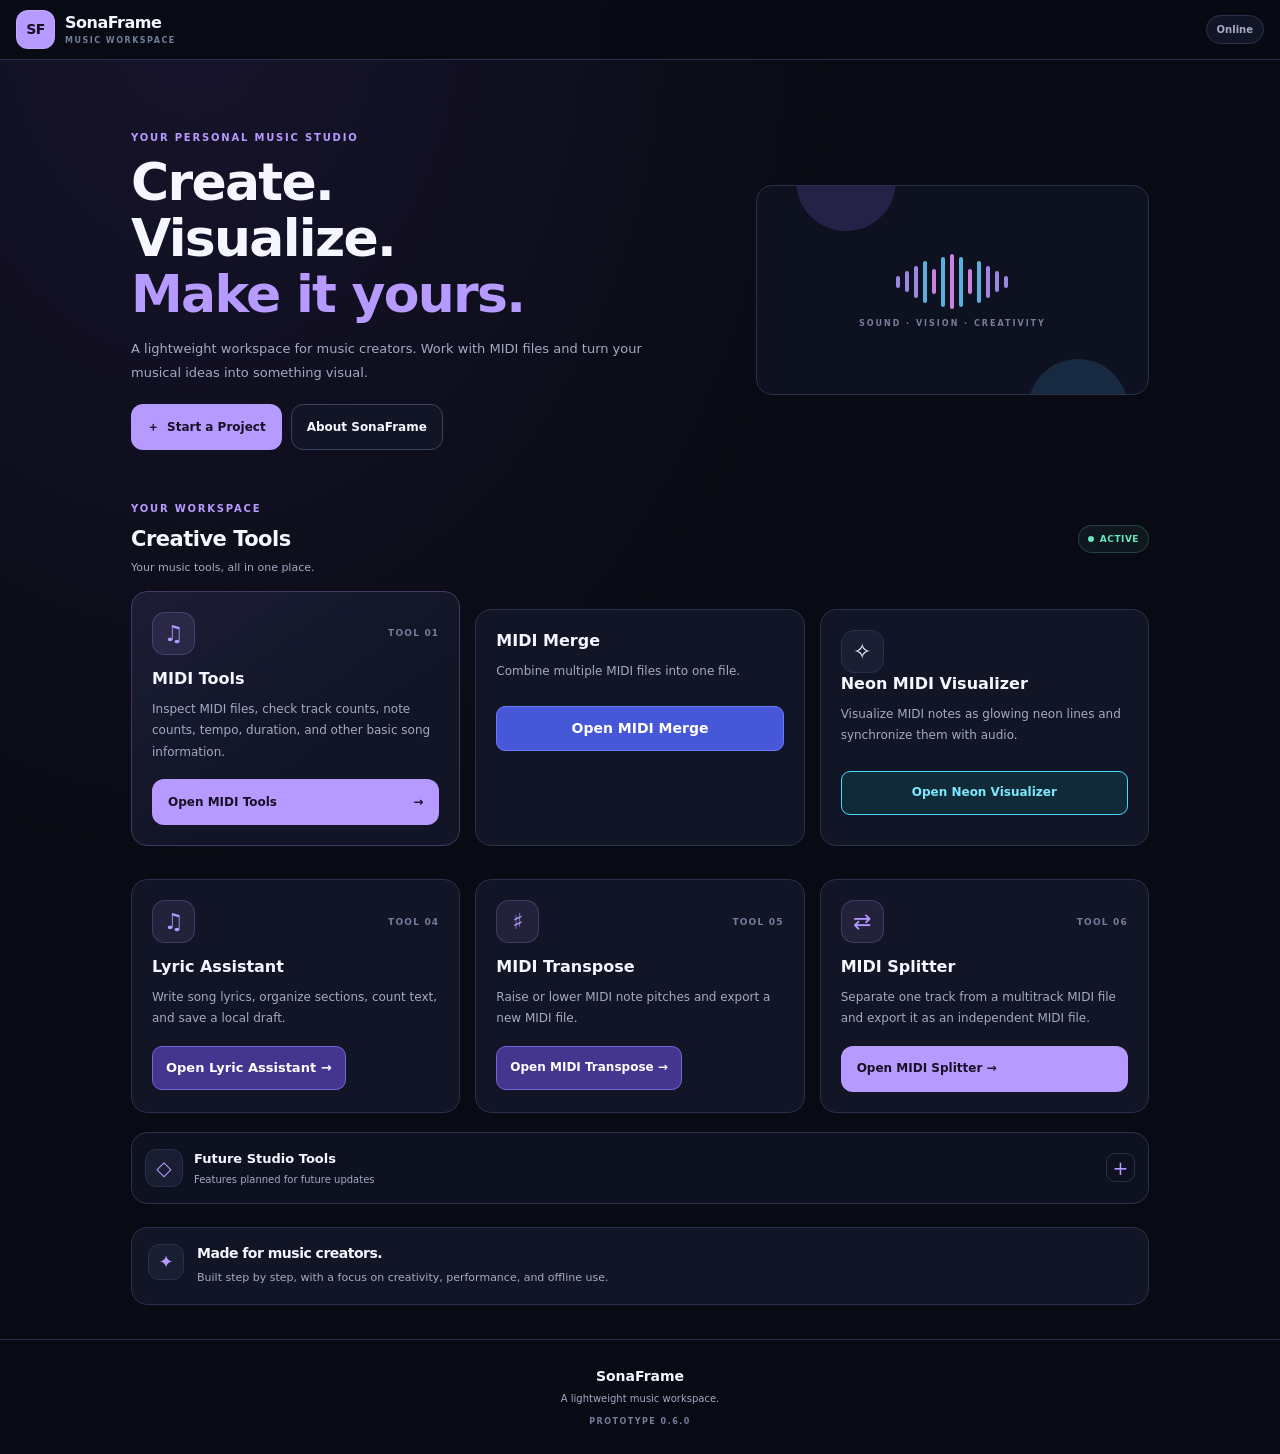
<file: index.html>
<!DOCTYPE html>
<html lang="en">
<head>
    <!--
    Project: SonaFrame
    File: index.html
    Version: 0.6.0

    Stage:
    Mobile-first studio home screen.

    Final target:
    Android APK.
    -->

    <meta charset="UTF-8">

    <meta
        name="viewport"
        content="width=device-width, initial-scale=1, viewport-fit=cover"
    >

    <meta name="theme-color" content="#090b14">

    <meta
        name="description"
        content="SonaFrame is an offline-first music workspace for MIDI tools and music visualization."
    >

    <meta name="application-name" content="SonaFrame">

    <meta name="mobile-web-app-capable" content="yes">

    <title>SonaFrame — Music Studio</title>

    <link rel="stylesheet" href="styles.css">

    <link rel="manifest" href="manifest.webmanifest">

    <link rel="icon" href="icon.svg" type="image/svg+xml">
</head>

<body>

    <!-- APP HEADER -->

    <header class="app-header">

        <a
            class="brand"
            href="./"
            aria-label="SonaFrame Home"
        >
            <span class="brand-icon" aria-hidden="true">
                SF
            </span>

            <span class="brand-text">
                <strong class="brand-name">SonaFrame</strong>
                <span class="brand-caption">MUSIC WORKSPACE</span>
            </span>
        </a>

        <span
            id="connection-status"
            class="status-badge"
            role="status"
            aria-live="polite"
        >
            Checking...
        </span>

    </header>


    <main class="main-content">

        <!-- HERO -->

        <section class="hero">

            <div class="hero-content">

                <p class="eyebrow">
                    YOUR PERSONAL MUSIC STUDIO
                </p>

                <h1>
                    Create.<br>
                    Visualize.<br>
                    <span class="gradient-text">Make it yours.</span>
                </h1>

                <p class="hero-description">
                    A lightweight workspace for music creators.
                    Work with MIDI files and turn your musical
                    ideas into something visual.
                </p>

                <div class="hero-actions">

                    <button
                        id="start-button"
                        class="button button-primary"
                        type="button"
                    >
                        <span aria-hidden="true">＋</span>
                        Start a Project
                    </button>

                    <button
                        id="about-button"
                        class="button button-secondary"
                        type="button"
                    >
                        About SonaFrame
                    </button>

                </div>

            </div>

            <div class="hero-decoration" aria-hidden="true">

                <div class="studio-orb orb-one"></div>
                <div class="studio-orb orb-two"></div>

                <div class="waveform">
                    <span></span>
                    <span></span>
                    <span></span>
                    <span></span>
                    <span></span>
                    <span></span>
                    <span></span>
                    <span></span>
                    <span></span>
                    <span></span>
                    <span></span>
                    <span></span>
                    <span></span>
                </div>

                <span class="decoration-label">
                    SOUND · VISION · CREATIVITY
                </span>

            </div>

        </section>


        <!-- ACTIVE TOOLS -->

        <section
            id="tools-section"
            class="workspace-section"
        >

            <div class="section-heading">

                <div>
                    <p class="eyebrow">YOUR WORKSPACE</p>
                    <h2>Creative Tools</h2>
                    <p class="section-description">
                        Your music tools, all in one place.
                    </p>
                </div>

                <span class="section-indicator">
                    <span class="indicator-dot"></span>
                    ACTIVE
                </span>

            </div>


            <!--
            JavaScript modules add their feature cards here.
            Keep this class name unchanged.
            -->

            <div class="feature-grid">

                <!-- MIDI INFORMATION TOOL -->

                <article class="feature-card feature-card-main">

                    <div class="card-topline">

                        <div class="feature-icon icon-purple"
                             aria-hidden="true">
                            ♫
                        </div>

                        <span class="tool-number">TOOL 01</span>

                    </div>

                    <h3>MIDI Tools</h3>

                    <p>
                        Inspect MIDI files, check track counts,
                        note counts, tempo, duration, and other
                        basic song information.
                    </p>

                    <button
                        id="open-midi-button"
                        class="button button-primary card-button"
                        type="button"
                    >
                        Open MIDI Tools
                        <span aria-hidden="true">→</span>
                    </button>

                </article>

            </div>

        </section>


        <!-- PLANNED TOOLS -->

        <section class="planned-section">

            <details class="planned-details">

                <summary class="planned-summary">

                    <span class="planned-summary-main">

                        <span class="planned-icon"
                              aria-hidden="true">
                            ◇
                        </span>

                        <span>
                            <strong>Future Studio Tools</strong>
                            <small>Features planned for future updates</small>
                        </span>

                    </span>

                    <span class="planned-chevron"
                          aria-hidden="true">
                        +
                    </span>

                </summary>


                <div class="planned-grid">

                    <article class="planned-card">

                        <div class="planned-card-icon"
                             aria-hidden="true">
                            ♬
                        </div>

                        <h3>Lyric Assistant</h3>

                        <p>
                            Organize lyrics, mora, syllables,
                            and word segmentation.
                        </p>

                        <span class="feature-status">
                            PLANNED
                        </span>

                    </article>


                    <article class="planned-card">

                        <div class="planned-card-icon"
                             aria-hidden="true">
                            ◇
                        </div>

                        <h3>Tuning Assistant</h3>

                        <p>
                            Plan vocal pitches, note durations,
                            and expressive parameters.
                        </p>

                        <span class="feature-status">
                            PLANNED
                        </span>

                    </article>


                    <article class="planned-card">

                        <div class="planned-card-icon"
                             aria-hidden="true">
                            ▷
                        </div>

                        <h3>Music Video Maker</h3>

                        <p>
                            Create music video projects using
                            MIDI, illustrations, and lyrics.
                        </p>

                        <span class="feature-status">
                            PLANNED
                        </span>

                    </article>


                    <article class="planned-card">

                        <div class="planned-card-icon"
                             aria-hidden="true">
                            ◉
                        </div>

                        <h3>Local Projects</h3>

                        <p>
                            Prepare and manage projects
                            stored on your device.
                        </p>

                        <span class="feature-status">
                            PLANNED
                        </span>

                    </article>

                </div>

            </details>

        </section>


        <!-- PROJECT SETUP -->

        <section
            id="workspace-panel"
            class="workspace-panel"
            hidden
        >

            <div class="panel-heading">

                <div>
                    <p class="eyebrow">PROJECT SETUP</p>
                    <h2>New Project</h2>
                </div>

                <button
                    id="close-panel-button"
                    class="icon-button"
                    type="button"
                    aria-label="Close project panel"
                >
                    ×
                </button>

            </div>

            <p>
                The project foundation is ready.
                Full project creation features will
                be introduced in a future update.
            </p>

            <div class="notice">
                You can start by importing a MIDI file
                through MIDI Tools.
            </div>

        </section>


        <!-- MIDI TOOLS PANEL -->

        <section
            id="midi-panel"
            class="workspace-panel"
            hidden
        >

            <div class="panel-heading">

                <div>
                    <p class="eyebrow">STAGE 1</p>
                    <h2>MIDI Tools</h2>
                </div>

                <button
                    id="close-midi-button"
                    class="icon-button"
                    type="button"
                    aria-label="Close MIDI Tools"
                >
                    ×
                </button>

            </div>

            <p>
                Select a MIDI file from your device
                to inspect its song information.
            </p>

            <div class="notice">
                MIDI files are processed locally.
                Your files do not need to be uploaded
                to a server.
            </div>

            <div class="midi-file-area">

                <label
                    for="midi-file-input"
                    class="midi-file-label"
                >
                    Choose a MIDI File
                </label>

                <input
                    id="midi-file-input"
                    type="file"
                    accept=".mid,.midi,audio/midi,audio/x-midi"
                >

                <p class="feature-status">
                    Supported formats: .mid and .midi
                </p>

            </div>

            <div
                id="midi-status"
                class="notice"
                role="status"
                aria-live="polite"
            >
                No MIDI file selected.
            </div>

            <div
                id="midi-results"
                class="midi-results"
                hidden
            >

                <h3>MIDI Information</h3>

                <div class="midi-info-grid">

                    <div class="midi-info-card">
                        <span>File Name</span>
                        <strong id="midi-file-name">-</strong>
                    </div>

                    <div class="midi-info-card">
                        <span>File Size</span>
                        <strong id="midi-file-size">-</strong>
                    </div>

                    <div class="midi-info-card">
                        <span>MIDI Format</span>
                        <strong id="midi-format">-</strong>
                    </div>

                    <div class="midi-info-card">
                        <span>Track Count</span>
                        <strong id="midi-track-count">-</strong>
                    </div>

                    <div class="midi-info-card">
                        <span>Note Count</span>
                        <strong id="midi-note-count">-</strong>
                    </div>

                    <div class="midi-info-card">
                        <span>Tempo</span>
                        <strong id="midi-tempo">-</strong>
                    </div>

                    <div class="midi-info-card">
                        <span>Duration</span>
                        <strong id="midi-duration">-</strong>
                    </div>

                </div>

                <p
                    id="midi-detail"
                    class="hero-description"
                ></p>

            </div>

            <div class="notice">
                MIDI information will appear after
                a file has been successfully analyzed.
            </div>

        </section>


        <!-- ABOUT PANEL -->

        <section
            id="about-panel"
            class="workspace-panel"
            hidden
        >

            <div class="panel-heading">

                <div>
                    <p class="eyebrow">ABOUT</p>
                    <h2>About SonaFrame</h2>
                </div>

                <button
                    id="close-about-button"
                    class="icon-button"
                    type="button"
                    aria-label="Close information panel"
                >
                    ×
                </button>

            </div>

            <p>
                SonaFrame is a creative workspace for MIDI
                processing, music visualization, lyric
                organization, vocal tuning planning,
                and music video production.
            </p>

            <p>
                The long-term goal is an Android application
                designed for offline use and devices
                with limited resources.
            </p>

            <div class="notice">
                Prototype 0.6.0 — Mobile-first interface
                and workspace organization.
            </div>

        </section>


        <!-- PROJECT NOTE -->

        <section class="project-note">

            <div class="project-note-symbol"
                 aria-hidden="true">
                ✦
            </div>

            <div>
                <h2>Made for music creators.</h2>

                <p>
                    Built step by step, with a focus on
                    creativity, performance, and offline use.
                </p>
            </div>

        </section>

    </main>


    <!-- FOOTER -->

    <footer class="app-footer">

        <p class="footer-brand">
            SonaFrame
        </p>

        <p>
            A lightweight music workspace.
        </p>

        <p class="footer-version">
            PROTOTYPE 0.6.0
        </p>

    </footer>
   

  <!-- APPLICATION SCRIPTS -->

<script src="app.js"></script>
<script src="midi-merge.js"></script>
<script src="midi-visualizer.js"></script>
<script src="lyric-assistant.js"></script>
<script src="midi-transpose.js"></script>
<script src="midi-splitter.js"></script>
    
</body>
</html>
</file>
<file: styles.css>
/*
Project: SonaFrame
File: styles.css
Version: 0.6.0

Stage:
Mobile-first Studio UI

Final target:
Android APK / WebView

Design goals:
- Compact mobile layout
- Clear active tools
- Separate planned tools
- Dark neon studio identity
- Lightweight rendering
- Touch-friendly controls
*/


/* ========================================
   1. THEME
======================================== */

:root {
    color-scheme: dark;

    --background: #090b14;
    --surface: #111525;
    --surface-light: #191e32;
    --surface-hover: #222941;

    --text: #f5f6ff;
    --muted: #a1abc4;
    --muted-dark: #727e9b;

    --accent: #b69aff;
    --accent-blue: #68caff;
    --accent-pink: #ed94ff;
    --accent-green: #65e6c4;

    --border: #29314a;
    --border-light: #39435f;

    --danger: #ff7185;

    --radius: 16px;
    --radius-small: 11px;

    --content-width: 1050px;
}


/* ========================================
   2. RESET
======================================== */

* {
    box-sizing: border-box;
}

html {
    min-height: 100%;
    background: var(--background);

    scroll-behavior: smooth;
}

body {
    min-height: 100vh;
    margin: 0;

    background:
        radial-gradient(
            ellipse at 15% 0%,
            rgba(126, 83, 220, 0.12),
            transparent 42%
        ),
        var(--background);

    color: var(--text);

    font-family:
        system-ui,
        -apple-system,
        "Segoe UI",
        sans-serif;

    font-size: 14px;
    line-height: 1.6;

    -webkit-text-size-adjust: 100%;
    -webkit-tap-highlight-color: transparent;
}

button,
input,
select,
textarea {
    font: inherit;
}

button,
a {
    -webkit-tap-highlight-color: transparent;
}

button {
    color: inherit;
}

a {
    color: inherit;
    text-decoration: none;
}

img,
canvas {
    max-width: 100%;
}

button:focus-visible,
a:focus-visible,
input:focus-visible,
select:focus-visible,
textarea:focus-visible {
    outline: 2px solid var(--accent-blue);
    outline-offset: 3px;
}

[hidden] {
    display: none !important;
}


/* ========================================
   3. APP HEADER
======================================== */

.app-header {
    position: sticky;
    top: 0;
    z-index: 100;

    display: flex;
    align-items: center;
    justify-content: space-between;

    gap: 12px;

    width: 100%;

    padding:
        10px
        max(16px, env(safe-area-inset-right))
        10px
        max(16px, env(safe-area-inset-left));

    border-bottom: 1px solid var(--border);

    background: rgba(9, 11, 20, 0.97);
}

.brand {
    display: inline-flex;
    align-items: center;

    gap: 10px;

    min-width: 0;
}

.brand-icon {
    display: inline-flex;
    align-items: center;
    justify-content: center;

    flex-shrink: 0;

    width: 39px;
    height: 39px;

    border: 1px solid rgba(255, 255, 255, 0.14);
    border-radius: 12px;

    background: var(--accent);
    color: #171025;

    font-size: 14px;
    font-weight: 900;

    letter-spacing: -0.5px;
}

.brand-text {
    display: flex;
    flex-direction: column;

    min-width: 0;

    line-height: 1.25;
}

.brand-name {
    overflow: hidden;

    font-size: 16px;
    font-weight: 850;

    letter-spacing: -0.5px;
    text-overflow: ellipsis;
    white-space: nowrap;
}

.brand-caption {
    margin-top: 3px;

    color: var(--muted-dark);

    font-size: 8px;
    font-weight: 800;

    letter-spacing: 1.5px;
}

.status-badge {
    display: inline-flex;
    align-items: center;
    justify-content: center;

    flex-shrink: 0;

    min-height: 29px;

    padding: 4px 10px;

    border: 1px solid var(--border);
    border-radius: 999px;

    background: var(--surface);
    color: var(--muted);

    font-size: 10px;
    font-weight: 800;
}


/* ========================================
   4. MAIN CONTENT
======================================== */

.main-content {
    width: 100%;
    max-width: var(--content-width);

    margin: 0 auto;

    padding:
        16px
        max(16px, env(safe-area-inset-right))
        34px
        max(16px, env(safe-area-inset-left));
}


/* ========================================
   5. TYPOGRAPHY
======================================== */

.eyebrow {
    margin: 0 0 8px;

    color: var(--accent);

    font-size: 10px;
    font-weight: 850;

    letter-spacing: 1.8px;
    text-transform: uppercase;
}

h1,
h2,
h3,
p {
    overflow-wrap: anywhere;
}

h1,
h2,
h3 {
    color: var(--text);
}

h2 {
    font-size: 21px;
    line-height: 1.35;

    letter-spacing: -0.5px;
}

h3 {
    font-size: 16px;
    line-height: 1.4;
}


/* ========================================
   6. HERO
======================================== */

.hero {
    position: relative;

    display: flex;
    flex-direction: column;

    gap: 22px;

    padding: 23px 0 27px;
}

.hero-content {
    position: relative;
    z-index: 2;

    min-width: 0;
}

.hero h1 {
    max-width: 600px;

    margin: 0;

    font-size: clamp(34px, 9vw, 52px);
    font-weight: 900;

    line-height: 1.08;
    letter-spacing: -1.7px;
}

.gradient-text {
    color: var(--accent);
}

.hero-description {
    max-width: 540px;

    margin: 15px 0 20px;

    color: var(--muted);

    font-size: 13px;
    line-height: 1.8;
}

.hero-actions {
    display: flex;
    flex-direction: column;

    align-items: stretch;

    gap: 9px;
}


/* ========================================
   7. HERO DECORATION
======================================== */

.hero-decoration {
    position: relative;

    display: flex;
    align-items: center;
    justify-content: center;
    flex-direction: column;

    min-height: 118px;

    overflow: hidden;

    border: 1px solid var(--border);
    border-radius: var(--radius);

    background: #0e1220;
}

.studio-orb {
    position: absolute;

    width: 100px;
    height: 100px;

    border-radius: 50%;

    pointer-events: none;
}

.orb-one {
    top: -55px;
    left: 10%;

    background: rgba(153, 107, 255, 0.17);
}

.orb-two {
    right: 5%;
    bottom: -65px;

    background: rgba(75, 180, 255, 0.15);
}

.waveform {
    position: relative;
    z-index: 1;

    display: flex;
    align-items: center;
    justify-content: center;

    gap: 5px;

    width: 100%;
    height: 65px;
}

.waveform span {
    display: block;

    width: 4px;
    max-height: 55px;

    border-radius: 999px;

    background: var(--accent);

    opacity: 0.85;
}

.waveform span:nth-child(1),
.waveform span:nth-child(13) {
    height: 12px;
}

.waveform span:nth-child(2),
.waveform span:nth-child(12) {
    height: 21px;
}

.waveform span:nth-child(3),
.waveform span:nth-child(11) {
    height: 32px;
}

.waveform span:nth-child(4),
.waveform span:nth-child(10) {
    height: 42px;

    background: var(--accent-blue);
}

.waveform span:nth-child(5),
.waveform span:nth-child(9) {
    height: 25px;

    background: var(--accent-pink);
}

.waveform span:nth-child(6),
.waveform span:nth-child(8) {
    height: 50px;

    background: var(--accent-blue);
}

.waveform span:nth-child(7) {
    height: 58px;

    background: var(--accent-pink);
}

.decoration-label {
    position: relative;
    z-index: 1;

    margin-top: 4px;

    color: var(--muted-dark);

    font-size: 8px;
    font-weight: 800;

    letter-spacing: 2px;
}


/* ========================================
   8. BUTTONS
======================================== */

.button {
    display: inline-flex;
    align-items: center;
    justify-content: center;

    gap: 8px;

    width: 100%;
    min-width: 0;
    min-height: 46px;

    padding: 11px 15px;

    border: 1px solid transparent;
    border-radius: 12px;

    cursor: pointer;

    font-size: 12px;
    font-weight: 850;

    text-align: center;

    transition:
        background-color 0.12s ease,
        border-color 0.12s ease,
        opacity 0.12s ease;
}

.button-primary {
    background: var(--accent);
    color: #171025;
}

.button-primary:active {
    opacity: 0.78;
}

.button-secondary {
    border-color: var(--border-light);

    background: var(--surface);
    color: var(--text);
}

.button-secondary:active {
    background: var(--surface-hover);
}

.button:disabled {
    opacity: 0.45;
    cursor: not-allowed;
}


/* ========================================
   9. WORKSPACE SECTION
======================================== */

.workspace-section {
    margin-top: 9px;
    scroll-margin-top: 72px;
}

.section-heading,
.panel-heading {
    display: flex;
    align-items: center;
    justify-content: space-between;

    gap: 12px;

    margin-bottom: 15px;
}

.section-heading h2,
.panel-heading h2 {
    margin: 0;

    font-size: 21px;
    line-height: 1.35;
}

.section-description {
    margin: 5px 0 0;

    color: var(--muted);

    font-size: 11px;
    line-height: 1.6;
}

.section-indicator {
    display: inline-flex;
    align-items: center;

    gap: 6px;

    flex-shrink: 0;

    padding: 6px 9px;

    border: 1px solid rgba(101, 230, 196, 0.2);
    border-radius: 999px;

    background: rgba(101, 230, 196, 0.06);
    color: var(--accent-green);

    font-size: 9px;
    font-weight: 850;

    letter-spacing: 0.5px;
}

.indicator-dot {
    width: 6px;
    height: 6px;

    border-radius: 50%;

    background: var(--accent-green);
}


/* ========================================
   10. ACTIVE FEATURE GRID
======================================== */

.feature-grid {
    display: grid;

    grid-template-columns: minmax(0, 1fr);

    gap: 12px;

    min-width: 0;
}

.feature-card {
    position: relative;

    display: flex;
    flex-direction: column;
    align-items: flex-start;

    min-width: 0;
    padding: 17px;

    overflow-wrap: anywhere;

    border: 1px solid var(--border);
    border-radius: var(--radius);

    background: var(--surface);
}

.feature-card-main {
    border-color: #463765;

    background:
        linear-gradient(
            145deg,
            rgba(139, 104, 220, 0.09),
            transparent 60%
        ),
        var(--surface);
}

.card-topline {
    display: flex;
    align-items: center;
    justify-content: space-between;

    gap: 10px;

    width: 100%;

    margin-bottom: 13px;
}

.feature-icon {
    display: flex;
    align-items: center;
    justify-content: center;

    flex-shrink: 0;

    width: 43px;
    height: 43px;

    border: 1px solid var(--border);
    border-radius: 13px;

    background: var(--surface-light);

    font-size: 22px;
}

.icon-purple {
    border-color: rgba(182, 154, 255, 0.22);

    background: rgba(182, 154, 255, 0.1);
    color: var(--accent);
}

.tool-number {
    color: var(--muted-dark);

    font-size: 9px;
    font-weight: 850;

    letter-spacing: 1.2px;
}

.feature-card h3 {
    margin: 0 0 8px;

    font-size: 16px;
}

.feature-card p {
    margin: 0 0 16px;

    color: var(--muted);

    font-size: 12px;
    line-height: 1.8;
}

.feature-card .button {
    margin-top: auto;
}

.card-button {
    justify-content: space-between;
}


/* ========================================
   11. DYNAMIC FEATURE CARDS
   Used by MIDI Merge and Visualizer scripts
======================================== */

.sf-merge-card,
.sf5-card {
    display: flex;
    flex-direction: column;
    align-items: flex-start;

    min-width: 0;
    padding: 17px;

    border: 1px solid var(--border);
    border-radius: var(--radius);

    background: var(--surface);

    overflow-wrap: anywhere;
}

.sf-merge-card h3,
.sf5-card h3 {
    margin: 0 0 8px;

    font-size: 16px;
}

.sf-merge-card p,
.sf5-card > p {
    color: var(--muted);

    font-size: 12px;
    line-height: 1.8;
}

.sf-merge-card > button,
.sf5-card > button {
    width: 100%;
    min-height: 44px;

    margin-top: 8px;
}


/* ========================================
   12. PLANNED TOOLS
======================================== */

.planned-section {
    margin-top: 19px;
}

.planned-details {
    min-width: 0;

    border: 1px solid var(--border);
    border-radius: var(--radius);

    background: rgba(17, 21, 37, 0.7);
}

.planned-summary {
    display: flex;
    align-items: center;
    justify-content: space-between;

    gap: 12px;

    min-height: 70px;

    padding: 13px;

    cursor: pointer;
    list-style: none;
}

.planned-summary::-webkit-details-marker {
    display: none;
}

.planned-summary-main {
    display: flex;
    align-items: center;

    gap: 11px;

    min-width: 0;
}

.planned-icon {
    display: flex;
    align-items: center;
    justify-content: center;

    flex-shrink: 0;

    width: 38px;
    height: 38px;

    border: 1px solid var(--border);
    border-radius: 11px;

    background: var(--surface-light);
    color: var(--accent);

    font-size: 20px;
}

.planned-summary-main strong {
    display: block;

    color: var(--text);

    font-size: 13px;
}

.planned-summary-main small {
    display: block;

    margin-top: 3px;

    color: var(--muted);

    font-size: 10px;
    line-height: 1.5;
}

.planned-chevron {
    display: flex;
    align-items: center;
    justify-content: center;

    flex-shrink: 0;

    width: 29px;
    height: 29px;

    border: 1px solid var(--border);
    border-radius: 9px;

    color: var(--accent);

    font-size: 19px;
}

.planned-details[open] .planned-chevron {
    transform: rotate(45deg);
}

.planned-grid {
    display: grid;

    grid-template-columns: minmax(0, 1fr);

    gap: 9px;

    padding: 0 12px 12px;
}

.planned-card {
    min-width: 0;
    padding: 14px;

    border: 1px solid var(--border);
    border-radius: 12px;

    background: rgba(9, 11, 20, 0.65);
}

.planned-card-icon {
    display: flex;
    align-items: center;
    justify-content: center;

    width: 34px;
    height: 34px;

    margin-bottom: 10px;

    border: 1px solid var(--border);
    border-radius: 10px;

    background: var(--surface-light);
    color: var(--muted);

    font-size: 18px;
}

.planned-card h3 {
    margin: 0 0 6px;

    font-size: 13px;
}

.planned-card p {
    margin: 0 0 12px;

    color: var(--muted);

    font-size: 11px;
    line-height: 1.7;
}

.feature-status {
    display: inline-flex;
    align-items: center;

    max-width: 100%;

    padding: 4px 8px;

    border: 1px solid var(--border);
    border-radius: 999px;

    background: rgba(255, 255, 255, 0.02);
    color: var(--muted);

    font-size: 9px;
    font-weight: 800;

    overflow-wrap: anywhere;
}


/* ========================================
   13. WORKSPACE PANELS
======================================== */

.workspace-panel {
    min-width: 0;

    margin-top: 20px;
    padding: 16px;

    border: 1px solid var(--border);
    border-radius: var(--radius);

    background: var(--surface);

    scroll-margin-top: 76px;
}

.workspace-panel p {
    color: var(--muted);

    font-size: 12px;
    line-height: 1.8;
}

.panel-heading {
    align-items: center;

    margin-bottom: 12px;
}

.icon-button {
    display: inline-flex;
    align-items: center;
    justify-content: center;

    flex-shrink: 0;

    width: 42px;
    height: 42px;

    border: 1px solid var(--border);
    border-radius: 12px;

    background: var(--surface-light);
    color: var(--text);

    cursor: pointer;

    font-size: 22px;
}

.icon-button:active {
    background: var(--surface-hover);
}


/* ========================================
   14. NOTICES
======================================== */

.notice {
    margin-top: 13px;
    padding: 12px;

    border: 1px solid var(--border);
    border-left: 3px solid var(--accent);

    border-radius: 9px;

    background: var(--surface-light);
    color: var(--muted);

    font-size: 11px;
    line-height: 1.8;

    overflow-wrap: anywhere;
}


/* ========================================
   15. MIDI INPUT AND RESULTS
======================================== */

.midi-file-area {
    margin-top: 17px;
}

.midi-file-label {
    display: block;

    margin-bottom: 8px;

    color: var(--text);

    font-size: 12px;
    font-weight: 800;
}

.midi-file-area input[type="file"] {
    width: 100%;
}

.midi-file-area .feature-status {
    margin-top: 8px;
}

.midi-results {
    margin-top: 20px;
}

.midi-results h3 {
    margin-bottom: 12px;
}

.midi-info-grid {
    display: grid;

    grid-template-columns: repeat(2, minmax(0, 1fr));

    gap: 8px;
}

.midi-info-card {
    display: flex;
    flex-direction: column;

    min-width: 0;
    min-height: 70px;

    padding: 11px;

    border: 1px solid var(--border);
    border-radius: 10px;

    background: var(--background);

    overflow-wrap: anywhere;
}

.midi-info-card span {
    color: var(--muted);

    font-size: 10px;
}

.midi-info-card strong {
    margin-top: 5px;

    color: var(--text);

    font-size: 13px;

    overflow-wrap: anywhere;
}


/* ========================================
   16. FORM CONTROLS
======================================== */

input,
select,
textarea {
    max-width: 100%;

    border: 1px solid var(--border);
    border-radius: 10px;

    background: var(--background);
    color: var(--text);
}

input,
select {
    min-height: 42px;
    padding: 9px 11px;
}

textarea {
    width: 100%;
    min-height: 90px;

    padding: 11px;

    resize: vertical;
}

input[type="file"] {
    width: 100%;
    min-height: 44px;

    padding: 8px;

    font-size: 11px;
}

input[type="range"] {
    min-height: 30px;
    padding: 0;

    accent-color: var(--accent);
}

input[type="checkbox"],
input[type="radio"] {
    width: 18px;
    height: 18px;

    accent-color: var(--accent);
}

label {
    color: var(--muted);

    font-size: 12px;
}


/* ========================================
   17. PROJECT NOTE
======================================== */

.project-note {
    display: flex;
    align-items: flex-start;

    gap: 13px;

    margin-top: 23px;
    padding: 16px;

    border: 1px solid var(--border);
    border-radius: var(--radius);

    background: var(--surface);
}

.project-note-symbol {
    display: flex;
    align-items: center;
    justify-content: center;

    flex-shrink: 0;

    width: 36px;
    height: 36px;

    border: 1px solid var(--border);
    border-radius: 11px;

    background: var(--surface-light);
    color: var(--accent);

    font-size: 18px;
}

.project-note h2 {
    margin: 0 0 5px;

    font-size: 14px;
}

.project-note p {
    margin: 0;

    color: var(--muted);

    font-size: 11px;
    line-height: 1.8;
}


/* ========================================
   18. TABLES AND CODE
======================================== */

table {
    width: 100%;
    max-width: 100%;

    border-collapse: collapse;
}

th,
td {
    padding: 9px;

    border-bottom: 1px solid var(--border);

    text-align: left;
    vertical-align: top;

    font-size: 11px;

    overflow-wrap: anywhere;
}

th {
    color: var(--accent);
    font-weight: 800;
}

td {
    color: var(--muted);
}

pre,
code {
    max-width: 100%;

    overflow-wrap: anywhere;
    white-space: pre-wrap;
}

pre {
    overflow-x: auto;
}


/* ========================================
   19. FOOTER
======================================== */

.app-footer {
    padding:
        21px
        max(16px, env(safe-area-inset-right))
        max(21px, env(safe-area-inset-bottom))
        max(16px, env(safe-area-inset-left));

    border-top: 1px solid var(--border);

    background: rgba(9, 11, 20, 0.9);

    text-align: center;

    color: var(--muted);

    font-size: 10px;
}

.app-footer p {
    margin: 4px 0;
}

.footer-brand {
    color: var(--text);

    font-size: 14px;
    font-weight: 850;
}

.footer-version {
    margin-top: 9px !important;

    color: var(--muted-dark);

    font-size: 8px;
    font-weight: 800;

    letter-spacing: 1.5px;
}


/* ========================================
   20. SMALL PHONES
======================================== */

@media (max-width: 360px) {

    .app-header {
        gap: 7px;
    }

    .brand {
        gap: 7px;
    }

    .brand-icon {
        width: 35px;
        height: 35px;
    }

    .brand-name {
        font-size: 14px;
    }

    .brand-caption {
        font-size: 7px;
        letter-spacing: 1px;
    }

    .status-badge {
        padding: 4px 7px;

        font-size: 9px;
    }

    .main-content {
        padding-top: 12px;
    }

    .hero {
        padding-top: 19px;
    }

    .hero h1 {
        font-size: 33px;
        letter-spacing: -1.2px;
    }

    .hero-decoration {
        min-height: 105px;
    }

    .section-heading h2 {
        font-size: 19px;
    }

    .section-indicator {
        padding: 5px 7px;

        font-size: 8px;
    }

    .feature-card,
    .sf-merge-card,
    .sf5-card {
        padding: 14px;
    }

    .workspace-panel {
        padding: 13px;
    }

    .planned-summary {
        padding: 11px;
    }

    .planned-grid {
        padding-right: 9px;
        padding-left: 9px;
    }

    .midi-info-grid {
        gap: 6px;
    }

    .midi-info-card {
        padding: 9px;
    }

    .button {
        padding-right: 12px;
        padding-left: 12px;
    }
}


/* ========================================
   21. TABLETS
======================================== */

@media (min-width: 600px) {

    .main-content {
        padding-top: 28px;
    }

    .hero {
        padding-top: 30px;
        padding-bottom: 35px;
    }

    .hero-actions {
        flex-direction: row;
        align-items: center;
    }

    .hero-actions .button {
        width: auto;
    }

    .feature-grid {
        grid-template-columns: repeat(2, minmax(0, 1fr));

        gap: 13px;
    }

    .planned-grid {
        grid-template-columns: repeat(2, minmax(0, 1fr));
    }

    .feature-card,
    .sf-merge-card,
    .sf5-card {
        padding: 18px;
    }

    .workspace-panel {
        padding: 21px;
    }

    .hero-decoration {
        min-height: 140px;
    }
}


/* ========================================
   22. DESKTOP
======================================== */

@media (min-width: 900px) {

    .main-content {
        padding-top: 35px;
    }

    .hero {
        display: grid;

        grid-template-columns:
            minmax(0, 1.2fr)
            minmax(240px, 0.8fr);

        align-items: center;

        gap: 35px;

        padding-top: 35px;
        padding-bottom: 42px;
    }

    .hero h1 {
        font-size: 52px;
    }

    .hero-decoration {
        min-height: 210px;
    }

    .feature-grid {
        grid-template-columns: repeat(3, minmax(0, 1fr));

        gap: 15px;
    }

    .planned-grid {
        grid-template-columns: repeat(4, minmax(0, 1fr));
    }

    .feature-card,
    .sf-merge-card,
    .sf5-card {
        padding: 20px;
    }
}


/* ========================================
   23. REDUCED MOTION
======================================== */

@media (prefers-reduced-motion: reduce) {

    html {
        scroll-behavior: auto;
    }

    *,
    *::before,
    *::after {
        transition-duration: 0.01ms !important;
        animation-duration: 0.01ms !important;
        animation-iteration-count: 1 !important;
    }
}
</file>
